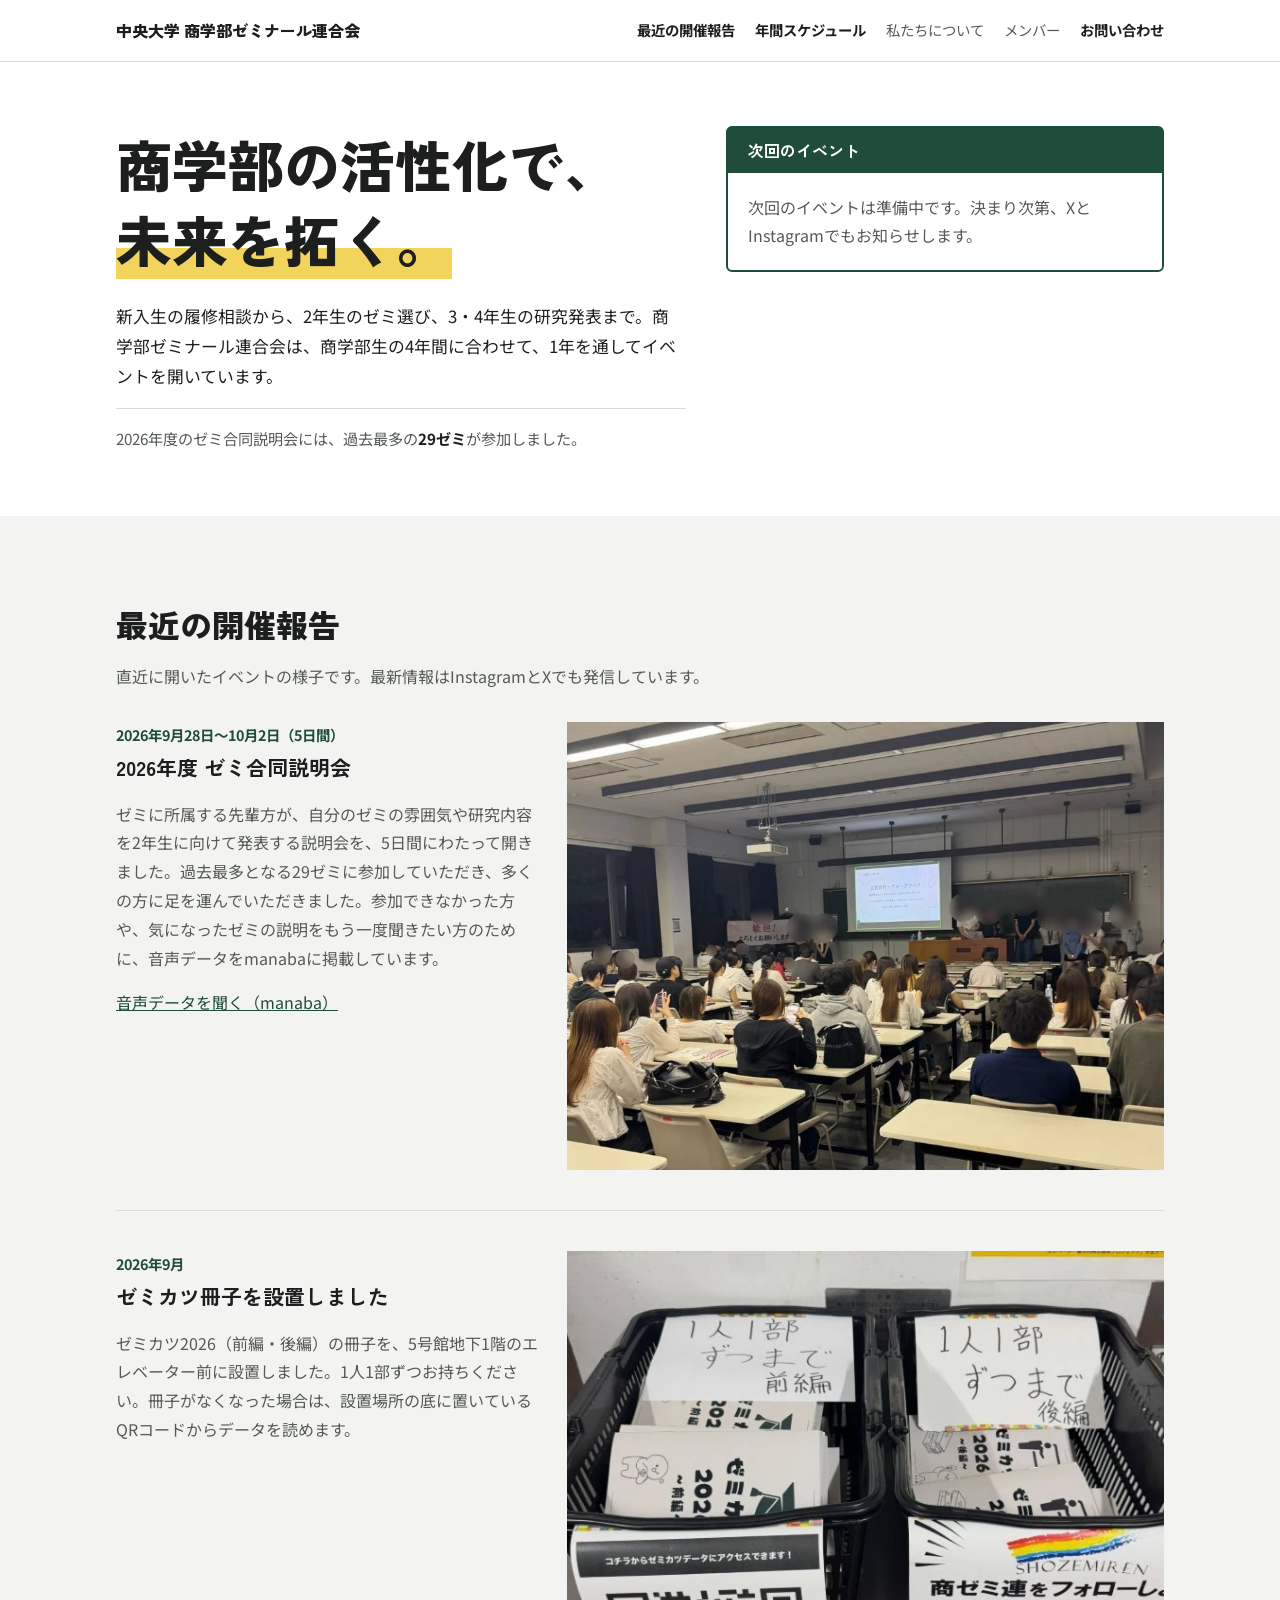
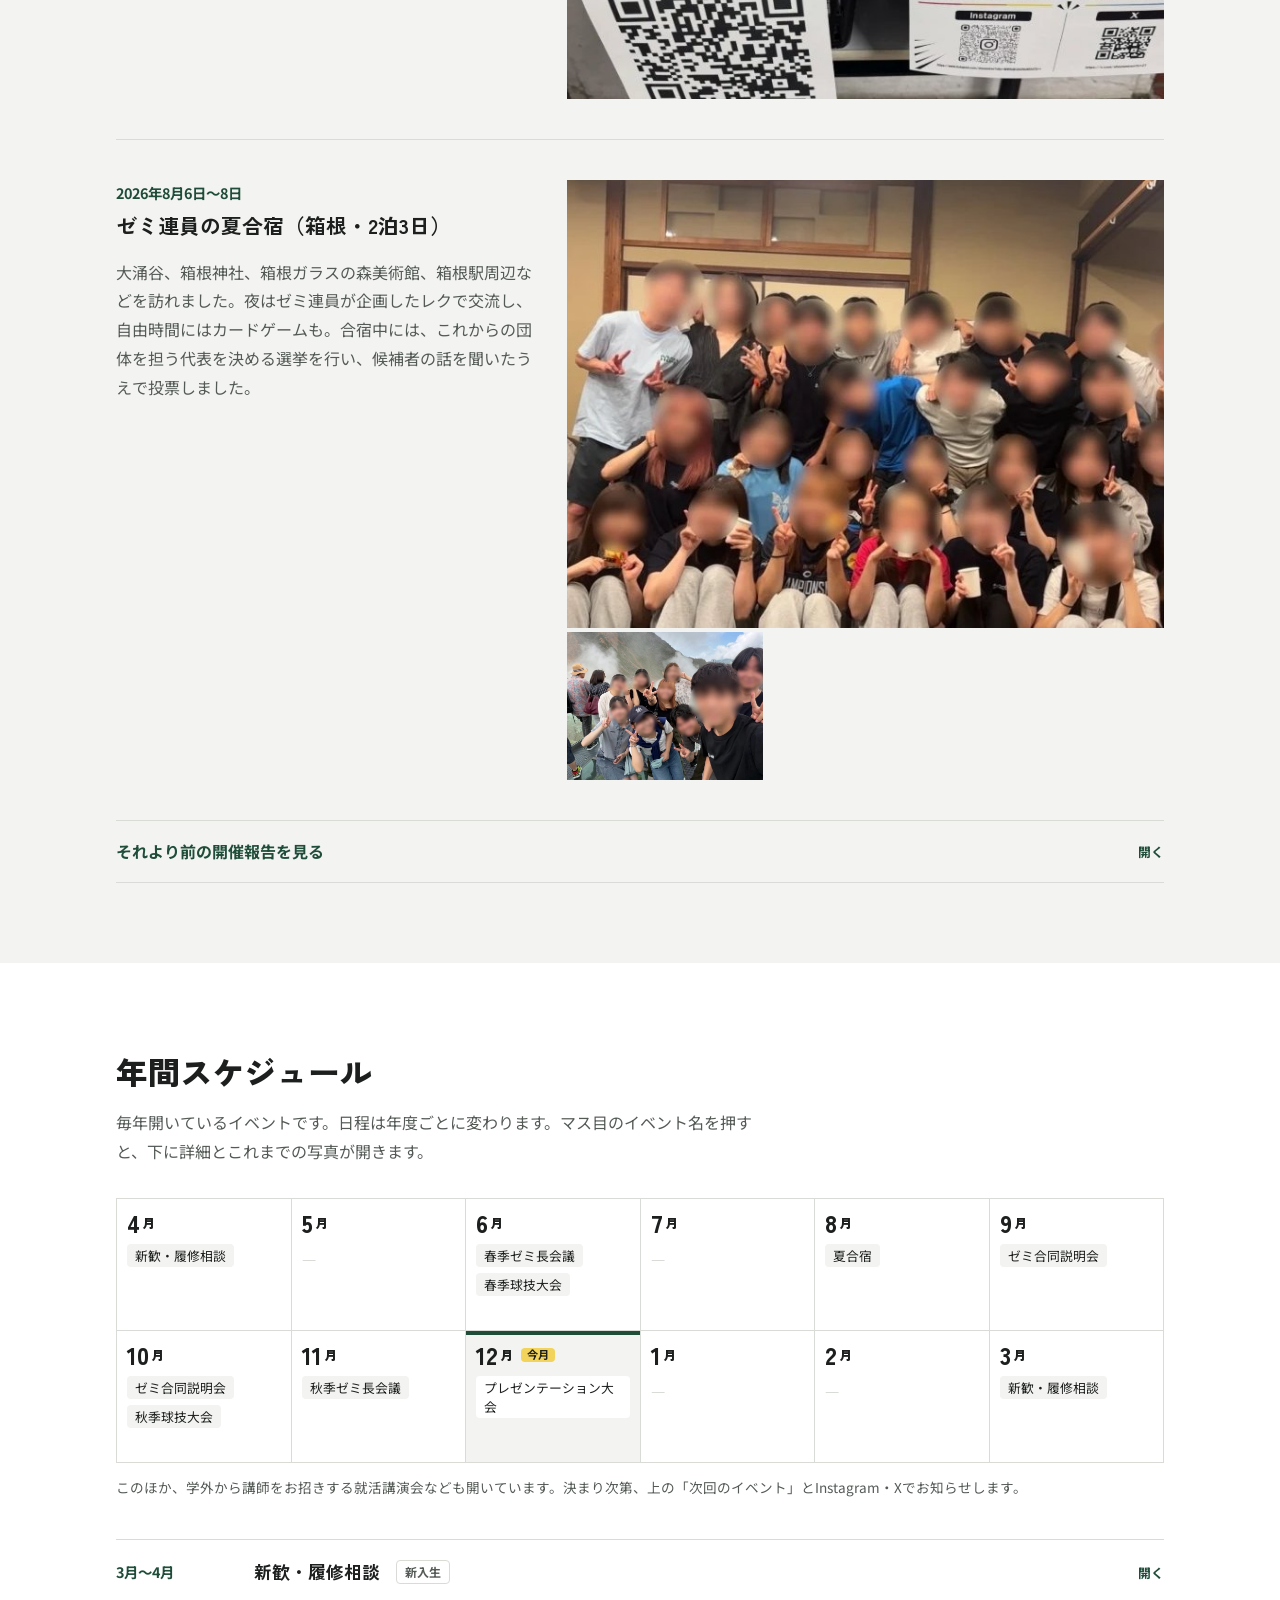
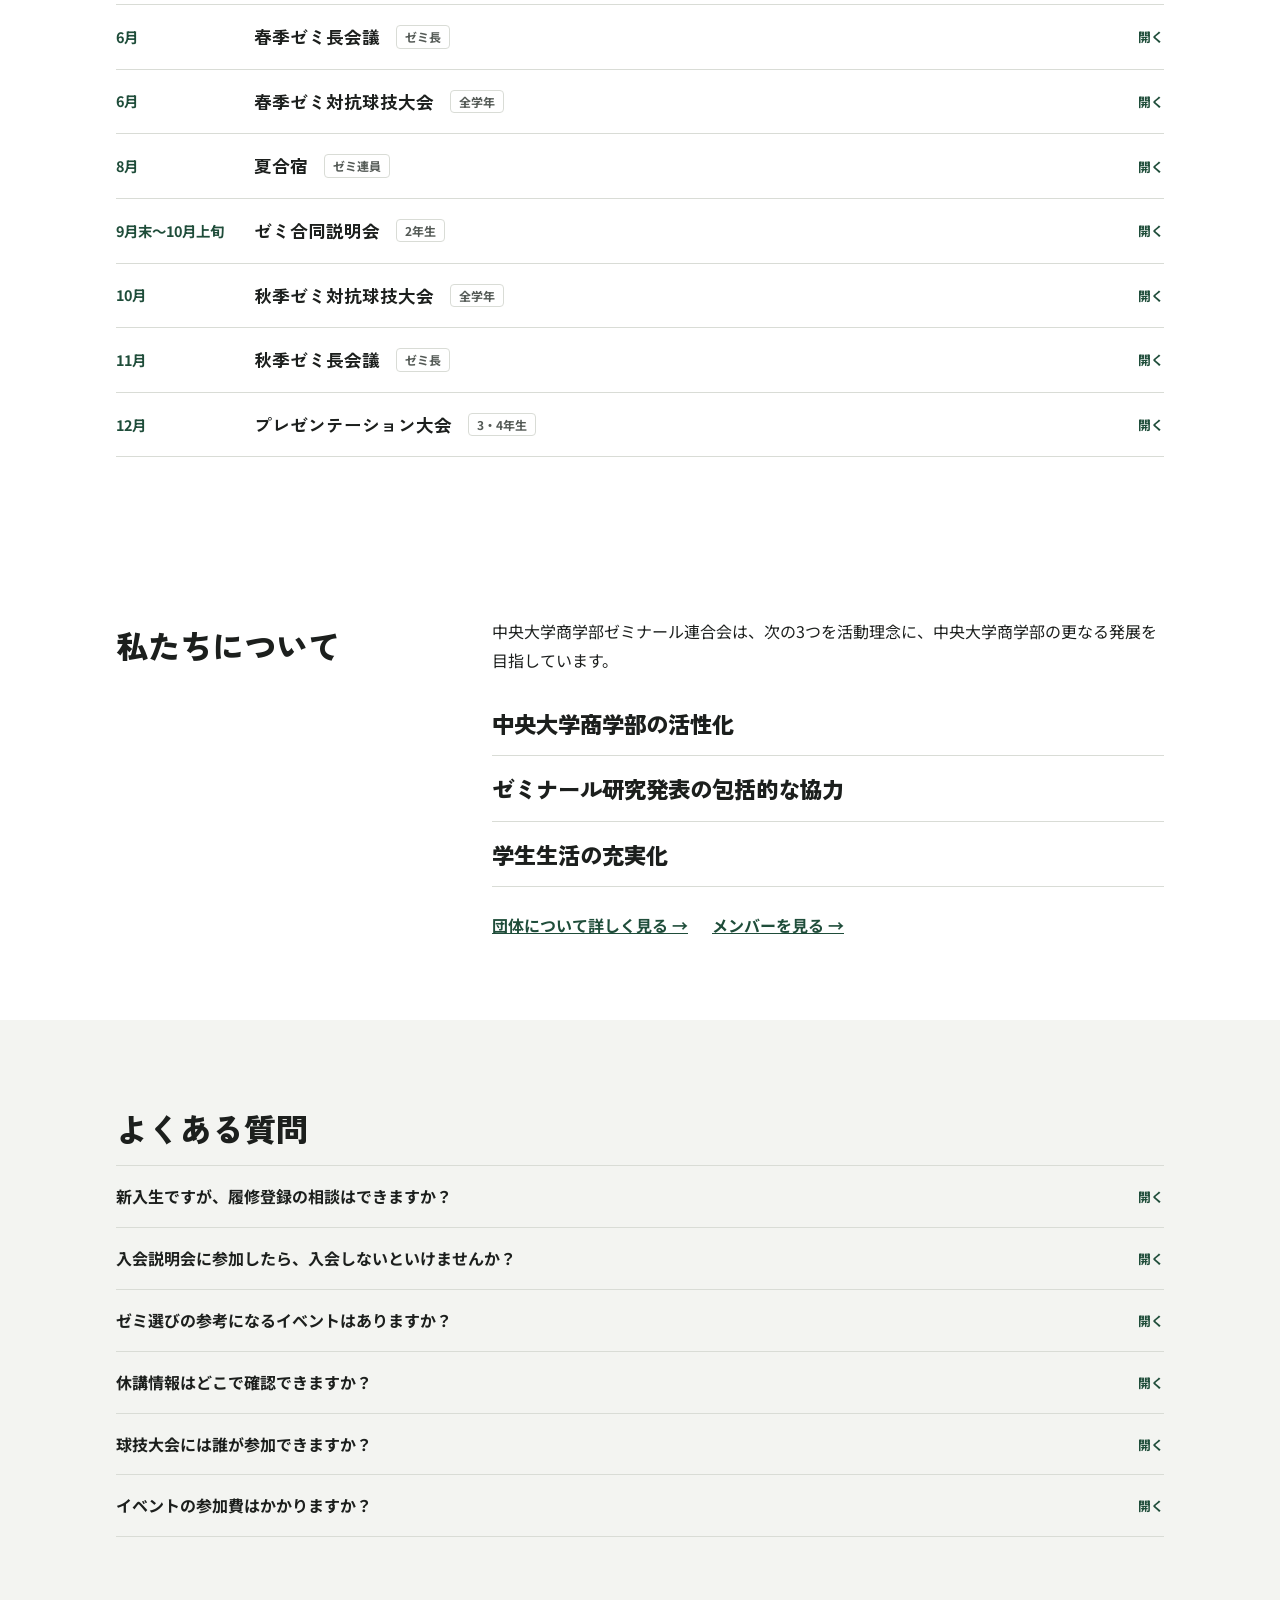
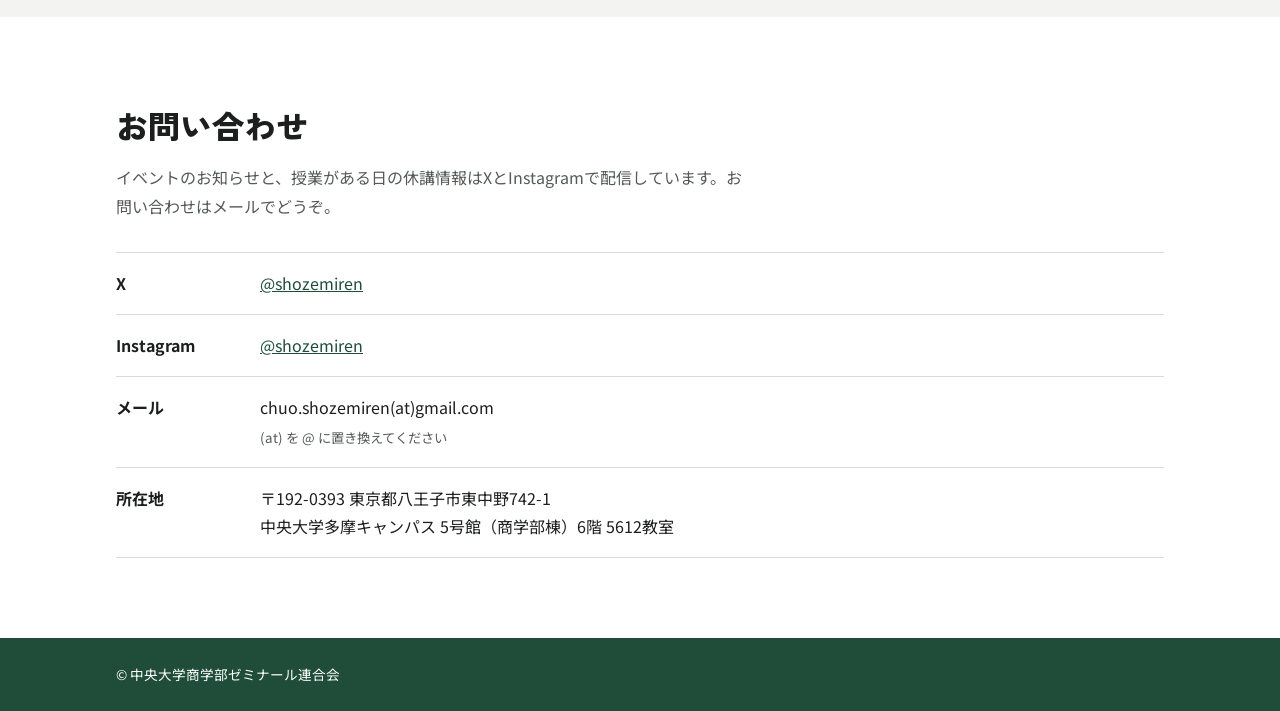
<file: index.html>
<!doctype html>
<html lang="ja">
<head>
  <meta charset="utf-8">
  <meta name="viewport" content="width=device-width, initial-scale=1">
  <title>中央大学商学部ゼミナール連合会（商ゼミ連）公式サイト</title>
  <meta name="description" content="中央大学商学部ゼミナール連合会（商ゼミ連）の公式サイトです。新歓・履修相談、ゼミ合同説明会、就活講座、ゼミ対抗球技大会、プレゼンテーション大会など、商学部生向けのイベント情報をお届けします。">
  <meta property="og:title" content="中央大学商学部ゼミナール連合会（商ゼミ連）公式サイト">
  <meta property="og:description" content="商学部の活性化で未来を拓く。新歓・ゼミ合同説明会・就活講座・球技大会など、商学部生向けのイベント情報をお届けします。">
  <meta property="og:type" content="website">
  <meta property="og:url" content="https://koichiroshindo.github.io/Ko/">
  <link rel="canonical" href="https://koichiroshindo.github.io/Ko/">
  <link rel="preconnect" href="https://fonts.googleapis.com">
  <link rel="preconnect" href="https://fonts.gstatic.com" crossorigin>
  <link href="https://fonts.googleapis.com/css2?family=Noto+Sans+JP:wght@400;700&family=Zen+Kaku+Gothic+New:wght@700;900&display=swap" rel="stylesheet">
  <link rel="stylesheet" href="style.css?v=20261007b">
</head>
<body>
  <a class="skip" href="#main">本文へ移動</a>
  <header class="site-header">
    <div class="container header-inner">
      <a class="logo" href="index.html">中央大学 商学部ゼミナール連合会</a>
      <nav class="nav" aria-label="サイト内の移動">
        <a href="index.html#archive" aria-current="page">最近の開催報告</a>
        <a href="index.html#schedule" aria-current="page">年間スケジュール</a>
        <a href="about.html">私たちについて</a>
        <a href="members.html">メンバー</a>
        <a href="index.html#contact" aria-current="page">お問い合わせ</a>
      </nav>
    </div>
  </header>

  <main id="main">
    <section class="hero" id="top">
      <div class="container hero-inner">
        <div class="hero-text">
          <h1>商学部の活性化で、<br><span class="marker">未来を拓く。</span></h1>
          <p class="hero-lead">新入生の履修相談から、2年生のゼミ選び、3・4年生の研究発表まで。商学部ゼミナール連合会は、商学部生の4年間に合わせて、1年を通してイベントを開いています。</p>
          <p class="hero-facts">2026年度のゼミ合同説明会には、過去最多の<strong>29ゼミ</strong>が参加しました。</p>
        </div>
        <div class="hero-next" aria-labelledby="next-heading">
          <h2 id="next-heading" class="next-heading">次回のイベント</h2>
          <div id="upcoming-list"></div>
        </div>
      </div>
    </section>

    <section id="archive" class="section section-paper">
      <div class="container">
        <h2 class="section-title">最近の開催報告</h2>
        <p class="section-lead">直近に開いたイベントの様子です。最新情報はInstagramとXでも発信しています。</p>
        <div id="archive-list" class="archive-list"></div>
        <details class="older" id="archive-older-wrap" hidden>
          <summary>それより前の開催報告を見る</summary>
          <div id="archive-older" class="archive-list"></div>
        </details>
      </div>
    </section>

    <section id="schedule" class="section">
      <div class="container">
        <h2 class="section-title">年間スケジュール</h2>
        <p class="section-lead">毎年開いているイベントです。日程は年度ごとに変わります。マス目のイベント名を押すと、下に詳細とこれまでの写真が開きます。</p>

        <div class="year-grid">
            <div class="month-cell" data-month="4"><span class="month-num">4<small>月</small></span><a class="chip" href="#shinkan">新歓・履修相談</a></div>
            <div class="month-cell" data-month="5"><span class="month-num">5<small>月</small></span><span class="chip-empty">—</span></div>
            <div class="month-cell" data-month="6"><span class="month-num">6<small>月</small></span><a class="chip" href="#spring-meeting">春季ゼミ長会議</a><a class="chip" href="#ball-games">春季球技大会</a></div>
            <div class="month-cell" data-month="7"><span class="month-num">7<small>月</small></span><span class="chip-empty">—</span></div>
            <div class="month-cell" data-month="8"><span class="month-num">8<small>月</small></span><a class="chip" href="#camp">夏合宿</a></div>
            <div class="month-cell" data-month="9"><span class="month-num">9<small>月</small></span><a class="chip" href="#joint-briefing">ゼミ合同説明会</a></div>
            <div class="month-cell" data-month="10"><span class="month-num">10<small>月</small></span><a class="chip" href="#joint-briefing">ゼミ合同説明会</a><a class="chip" href="#ball-games-autumn">秋季球技大会</a></div>
            <div class="month-cell" data-month="11"><span class="month-num">11<small>月</small></span><a class="chip" href="#autumn-meeting">秋季ゼミ長会議</a></div>
            <div class="month-cell" data-month="12"><span class="month-num">12<small>月</small></span><a class="chip" href="#presentation">プレゼンテーション大会</a></div>
            <div class="month-cell" data-month="1"><span class="month-num">1<small>月</small></span><span class="chip-empty">—</span></div>
            <div class="month-cell" data-month="2"><span class="month-num">2<small>月</small></span><span class="chip-empty">—</span></div>
            <div class="month-cell" data-month="3"><span class="month-num">3<small>月</small></span><a class="chip" href="#shinkan">新歓・履修相談</a></div>
        </div>
        <p class="legend">このほか、学外から講師をお招きする就活講演会なども開いています。決まり次第、上の「次回のイベント」とInstagram・Xでお知らせします。</p>

        <div class="schedule-details">
          <details id="shinkan">
            <summary><span class="when">3月〜4月</span><span class="what">新歓・履修相談</span><span class="tag">新入生</span></summary>
            <div class="detail-body">
              <p>入学したばかりの商学部生のために、商学部の先輩が履修登録を1から教えます。1人でも、友達とグループでも参加できます。</p>
              <p class="highlight">2026年度：4月1日・3日・6日・8日の12時〜15時、5号館6階 5610・5611教室で開催（軽食つき）</p>
            </div>
          </details>
          <details id="spring-meeting">
            <summary><span class="when">6月</span><span class="what">春季ゼミ長会議</span><span class="tag">ゼミ長</span></summary>
            <div class="detail-body">
              <p>1〜3年生の演習科目のゼミ長を対象に行います。ゼミ長会議は原則半期に1回開催し、常任委員会または5つ以上のゼミナールから要請があった場合は臨時で開催します。</p>
              <p>主に当会の活動報告や議題・予算の承認をいただくために開催しており、各ゼミの学生から要望を聞く機会でもあります。</p>
              <p><strong>対象</strong>：演習Ⅰ・Ⅱ、国際教養演習、課題演習、ベーシック演習を履修しているゼミ長</p>
            </div>
          </details>
          <details id="ball-games">
            <summary><span class="when">6月</span><span class="what">春季ゼミ対抗球技大会</span><span class="tag">全学年</span></summary>
            <div class="detail-body">
              <p>商学部恒例の、ゼミ対抗の球技大会です（秋にも開催しています）。ゼミのメンバー3名以上でチームを組んでエントリーします（性別は問いません）。</p>
              <p><strong>対象</strong>：ベーシック演習を履修している1年生／課題演習を履修している2年生／国際演習・演習Ⅰ〜Ⅳ・国際教養演習を履修している3・4年生</p>
              <p class="highlight">2026年度：6月20日（土）第2体育館 一般フィールドA/B、種目はバスケットボール。賞金は1位3万円・2位2万円・3位1万円、チームワーク賞5,000円</p>
            </div>
          </details>
          <details id="camp">
            <summary><span class="when">8月</span><span class="what">夏合宿</span><span class="tag">ゼミ連員</span></summary>
            <div class="detail-body">
              <p>ゼミ連員による2泊3日の合宿です。観光や夜のレク企画で交流を深めるほか、合宿中に次の代表を決める選挙を行います。日程と行き先は毎年変わります。</p>
              <p class="highlight">2026年度：8月6日〜8日、箱根（大涌谷・箱根神社・箱根ガラスの森美術館など）</p>
            </div>
          </details>
          <details id="joint-briefing">
            <summary><span class="when">9月末〜10月上旬</span><span class="what">ゼミ合同説明会</span><span class="tag">2年生</span></summary>
            <div class="detail-body">
              <p>3年生から始まるゼミを選ぶために、ゼミに所属する先輩方が、自分のゼミの雰囲気や研究内容を発表する説明会です。主な対象は2年生ですが、ゼミに興味のある1年生も参加できます。</p>
              <p>事前のエントリーは不要で、途中の入退場も自由です。気になるゼミの発表だけを聞きに来ても大丈夫です。各ゼミの情報は<a href="https://sites.google.com/view/chuocommerce/seminar/seminar_for_senior" target="_blank" rel="noopener">商学部のゼミ紹介ページ</a>でも見られます。</p>
              <p class="highlight">2026年度：9月28日〜30日・10月2日は5202教室、10月1日は5201教室で、各日17:00〜19:15に開催。過去最多の29ゼミが参加</p>
            </div>
          </details>
          <details id="ball-games-autumn">
            <summary><span class="when">10月</span><span class="what">秋季ゼミ対抗球技大会</span><span class="tag">全学年</span></summary>
            <div class="detail-body">
              <p>春に続く、秋のゼミ対抗球技大会です。チームスポーツを通じて、普段のゼミ活動とは違う場でゼミ生同士の交流を深めます。</p>
              <p><strong>対象</strong>：ベーシック演習を履修している1年生／課題演習を履修している2年生／国際演習・演習Ⅰ〜Ⅳ・国際教養演習を履修している3・4年生</p>
              <p>ゼミのメンバー3名以上でチームを組んでエントリーします（性別は問いません）。優勝賞金と参加賞があります。</p>
              <p class="highlight">2025年度：10月18日（土）第2体育館2階アリーナ、種目はバレーボール。エントリー期間は9月9日〜27日</p>
            </div>
          </details>
          <details id="autumn-meeting">
            <summary><span class="when">11月</span><span class="what">秋季ゼミ長会議</span><span class="tag">ゼミ長</span></summary>
            <div class="detail-body">
              <p>1〜3年生の演習科目のゼミ長を対象に行います。ゼミ長会議は原則半期に1回開催し、常任委員会または5つ以上のゼミナールから要請があった場合は臨時で開催します。</p>
              <p>主に当会の活動報告や議題・予算の承認をいただくために開催しており、各ゼミの学生から要望を聞く機会でもあります。</p>
              <p><strong>対象</strong>：演習Ⅰ・Ⅱ、国際教養演習、課題演習、ベーシック演習を履修しているゼミ長</p>
            </div>
          </details>
          <details id="presentation">
            <summary><span class="when">12月</span><span class="what">プレゼンテーション大会</span><span class="tag">3・4年生</span></summary>
            <div class="detail-body">
              <p>3・4年生のゼミ生が日頃の研究成果を発表し、審査員の先生方から直接アドバイスをもらえる大会です。1位になったゼミには研究奨励金を用意しています。中央大学の附属校の生徒も見学に来ます。</p>
              <p><strong>対象</strong>：演習Ⅰ〜Ⅳ、または国際教養演習を履修している3・4年生</p>
              <p class="highlight">2025年度：12月13日（土）に対面で開催。エントリー期間は9月29日〜11月7日</p>
            </div>
          </details>
        </div>
      </div>
    </section>

    <section id="about" class="section">
      <div class="container about">
        <h2 class="section-title">私たちについて</h2>
        <div>
          <p class="about-lead">中央大学商学部ゼミナール連合会は、次の3つを活動理念に、中央大学商学部の更なる発展を目指しています。</p>
          <ul class="principles">
            <li>中央大学商学部の活性化</li>
            <li>ゼミナール研究発表の包括的な協力</li>
            <li>学生生活の充実化</li>
          </ul>
          <p class="page-links"><a href="about.html">団体について詳しく見る</a><a href="members.html">メンバーを見る</a></p>
        </div>
      </div>
    </section>

    <section id="faq" class="section section-paper">
      <div class="container">
        <h2 class="section-title">よくある質問</h2>
        <div class="faq">
          <details>
            <summary>新入生ですが、履修登録の相談はできますか？</summary>
            <p>はい。3月〜4月の新歓期間に、商学部の先輩が1対1で履修相談に乗ります。履修のことに限らず、大学生活についての相談も歓迎です。</p>
          </details>
          <details>
            <summary>入会説明会に参加したら、入会しないといけませんか？</summary>
            <p>いいえ。説明会に参加しただけで入会になることはありません。少しでも気になった方は、気軽にご参加ください。</p>
          </details>
          <details>
            <summary>ゼミ選びの参考になるイベントはありますか？</summary>
            <p>9月末〜10月上旬に、2年生を対象とした「ゼミ合同説明会」を開いています。ゼミ生や先生から研究内容や雰囲気を聞けて、発表後には直接質問もできます。</p>
          </details>
          <details>
            <summary>休講情報はどこで確認できますか？</summary>
            <p>授業がある日に、当会のXとInstagramで休講情報を配信しています。</p>
          </details>
          <details>
            <summary>球技大会には誰が参加できますか？</summary>
            <p>ベーシック演習を履修している1年生、課題演習を履修している2年生、国際演習・演習Ⅰ〜Ⅳ・国際教養演習を履修している3・4年生が、ゼミのメンバー3名以上のチームでエントリーできます。</p>
          </details>
          <details>
            <summary>イベントの参加費はかかりますか？</summary>
            <p>【参加費の有無を入れてください】</p>
          </details>
        </div>
      </div>
    </section>

    <section id="contact" class="section">
      <div class="container">
        <h2 class="section-title">お問い合わせ</h2>
        <p class="section-lead">イベントのお知らせと、授業がある日の休講情報はXとInstagramで配信しています。お問い合わせはメールでどうぞ。</p>
        <dl class="contact">
          <div><dt>X</dt><dd><a href="https://twitter.com/shozemiren" target="_blank" rel="noopener">@shozemiren</a></dd></div>
          <div><dt>Instagram</dt><dd><a href="https://www.instagram.com/shozemiren" target="_blank" rel="noopener">@shozemiren</a></dd></div>
          <div><dt>メール</dt><dd>chuo.shozemiren(at)gmail.com<br><small>(at) を @ に置き換えてください</small></dd></div>
          <div><dt>所在地</dt><dd>〒192-0393 東京都八王子市東中野742-1<br>中央大学多摩キャンパス 5号館（商学部棟）6階 5612教室</dd></div>
        </dl>
      </div>
    </section>
  </main>

  <footer class="site-footer">
    <div class="container">
      <p>&copy; 中央大学商学部ゼミナール連合会</p>
    </div>
  </footer>

  <dialog id="lightbox" class="lightbox" aria-label="写真の拡大表示">
    <button class="lightbox-close" type="button">閉じる</button>
    <img alt="">
  </dialog>

  <script src="data/events.js?v=20261007b"></script>
  <script src="main.js?v=20261007b"></script>
</body>
</html>
</file>
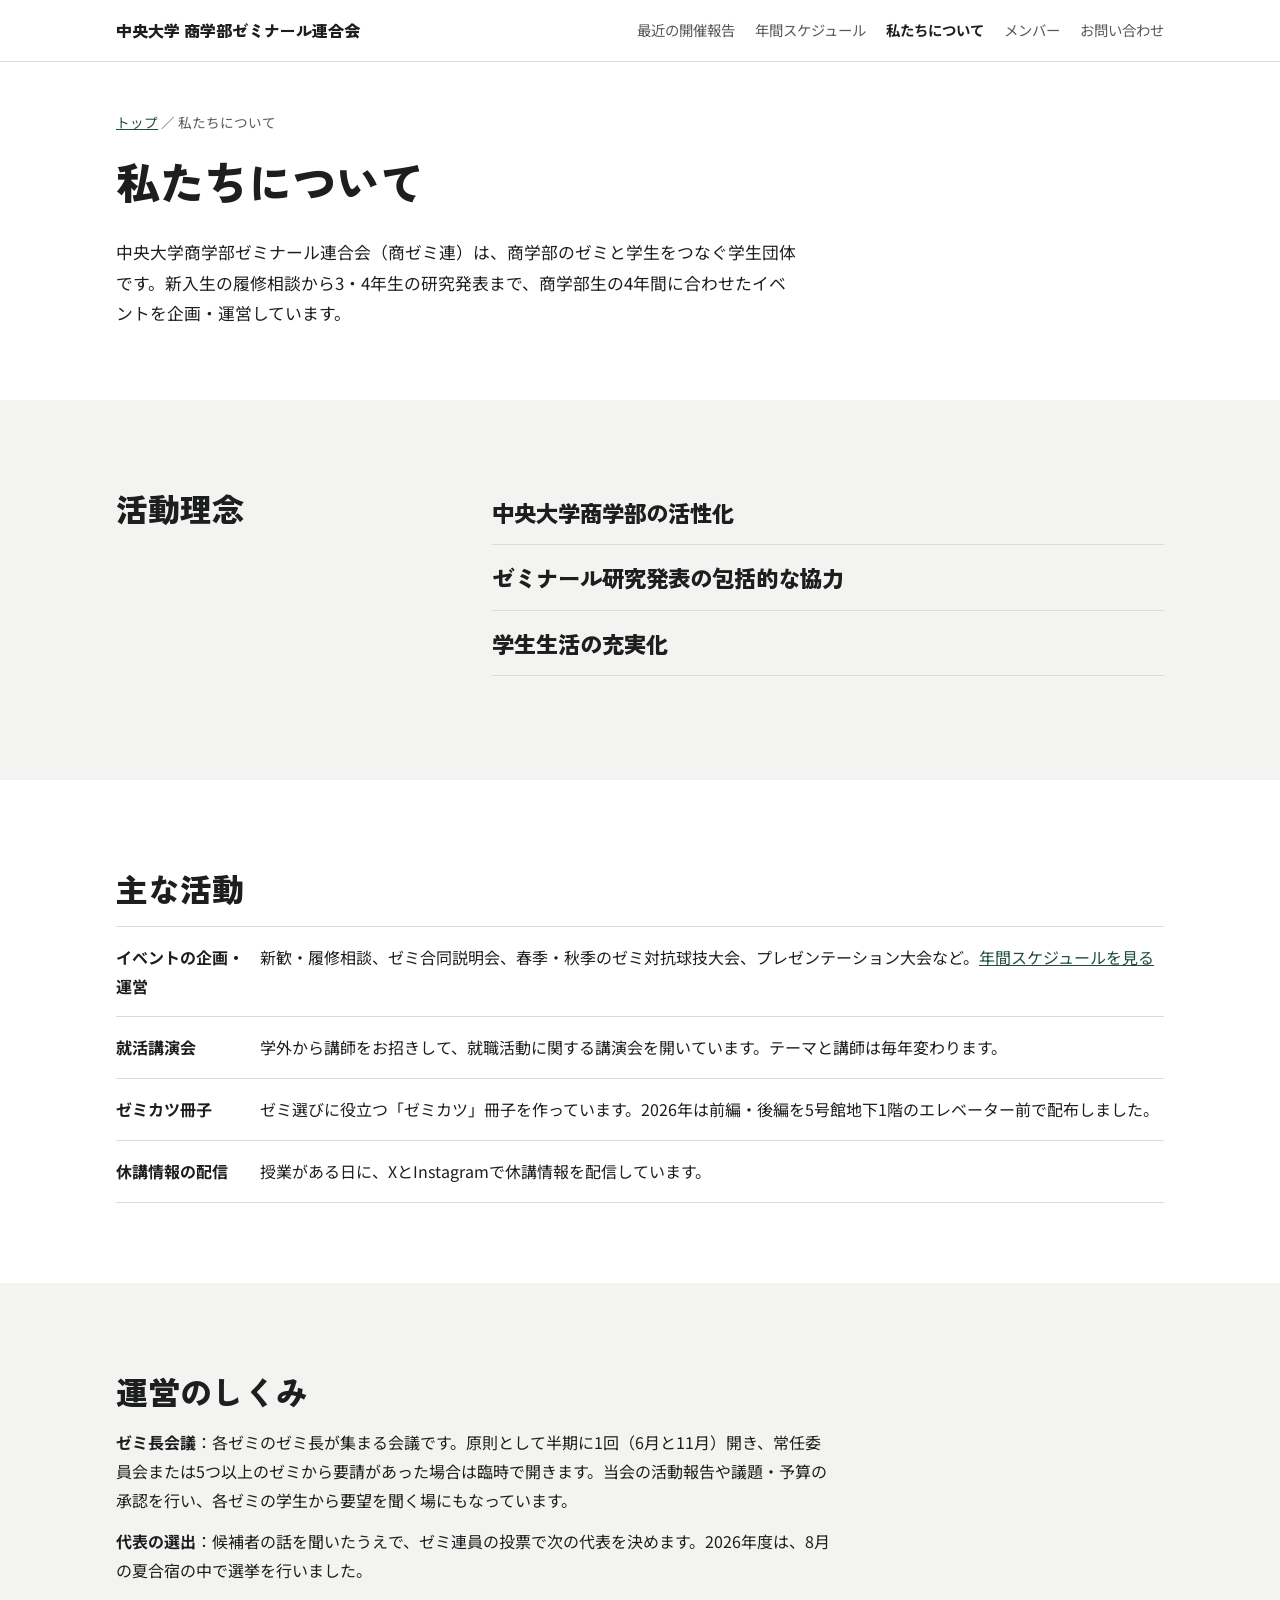
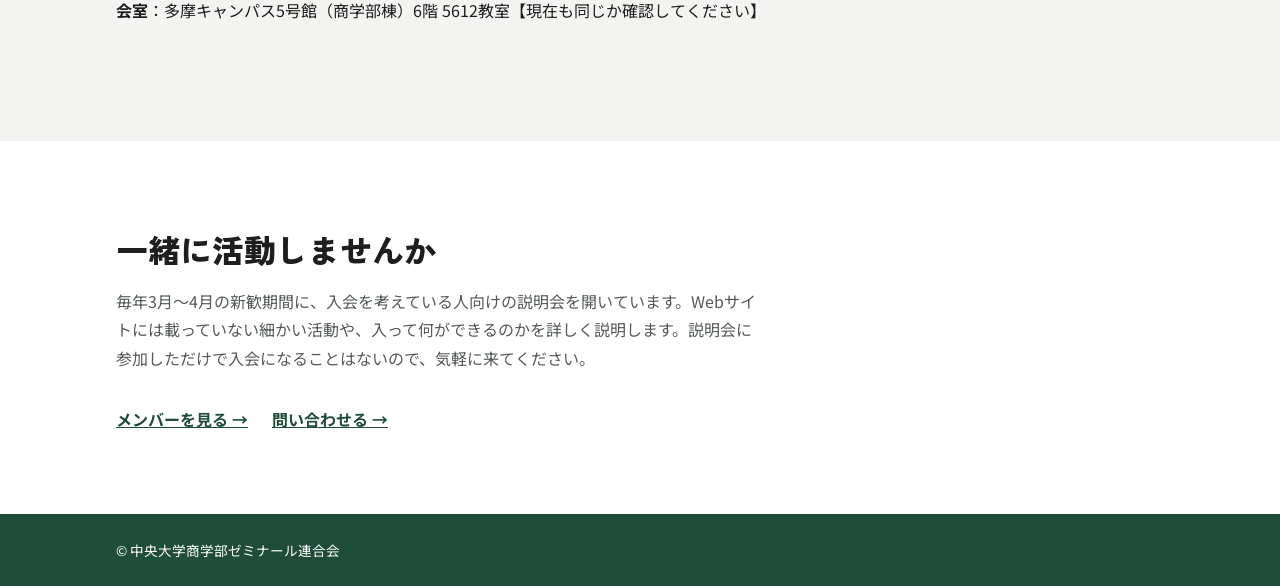
<file: about.html>
<!doctype html>
<html lang="ja">
<head>
  <meta charset="utf-8">
  <meta name="viewport" content="width=device-width, initial-scale=1">
  <title>私たちについて｜中央大学商学部ゼミナール連合会</title>
  <meta name="description" content="中央大学商学部ゼミナール連合会（商ゼミ連）の活動理念、主な活動、ゼミ長会議などの運営のしくみを紹介します。">
  <meta property="og:title" content="私たちについて｜中央大学商学部ゼミナール連合会">
  <meta property="og:description" content="中央大学商学部ゼミナール連合会（商ゼミ連）の活動理念、主な活動、ゼミ長会議などの運営のしくみを紹介します。">
  <meta property="og:type" content="website">
  <meta property="og:url" content="https://koichiroshindo.github.io/Ko/about.html">
  <link rel="canonical" href="https://koichiroshindo.github.io/Ko/about.html">
  <link rel="preconnect" href="https://fonts.googleapis.com">
  <link rel="preconnect" href="https://fonts.gstatic.com" crossorigin>
  <link href="https://fonts.googleapis.com/css2?family=Noto+Sans+JP:wght@400;700&family=Zen+Kaku+Gothic+New:wght@700;900&display=swap" rel="stylesheet">
  <link rel="stylesheet" href="style.css?v=20261007b">
</head>
<body>
  <a class="skip" href="#main">本文へ移動</a>
  <header class="site-header">
    <div class="container header-inner">
      <a class="logo" href="index.html">中央大学 商学部ゼミナール連合会</a>
      <nav class="nav" aria-label="サイト内の移動">
        <a href="index.html#archive">最近の開催報告</a>
        <a href="index.html#schedule">年間スケジュール</a>
        <a href="about.html" aria-current="page">私たちについて</a>
        <a href="members.html">メンバー</a>
        <a href="index.html#contact">お問い合わせ</a>
      </nav>
    </div>
  </header>

  <main id="main">
    <section class="page-hero">
      <div class="container">
        <p class="breadcrumb"><a href="index.html">トップ</a> ／ 私たちについて</p>
        <h1>私たちについて</h1>
        <p class="hero-lead">中央大学商学部ゼミナール連合会（商ゼミ連）は、商学部のゼミと学生をつなぐ学生団体です。新入生の履修相談から3・4年生の研究発表まで、商学部生の4年間に合わせたイベントを企画・運営しています。</p>
      </div>
    </section>

    <section class="section section-paper">
      <div class="container about">
        <h2 class="section-title">活動理念</h2>
        <ul class="principles">
          <li>中央大学商学部の活性化</li>
          <li>ゼミナール研究発表の包括的な協力</li>
          <li>学生生活の充実化</li>
        </ul>
      </div>
    </section>

    <section class="section">
      <div class="container">
        <h2 class="section-title">主な活動</h2>
        <dl class="contact">
          <div><dt>イベントの企画・運営</dt><dd>新歓・履修相談、ゼミ合同説明会、春季・秋季のゼミ対抗球技大会、プレゼンテーション大会など。<a href="index.html#schedule">年間スケジュールを見る</a></dd></div>
          <div><dt>就活講演会</dt><dd>学外から講師をお招きして、就職活動に関する講演会を開いています。テーマと講師は毎年変わります。</dd></div>
          <div><dt>ゼミカツ冊子</dt><dd>ゼミ選びに役立つ「ゼミカツ」冊子を作っています。2026年は前編・後編を5号館地下1階のエレベーター前で配布しました。</dd></div>
          <div><dt>休講情報の配信</dt><dd>授業がある日に、XとInstagramで休講情報を配信しています。</dd></div>
        </dl>
      </div>
    </section>

    <section class="section section-paper">
      <div class="container">
        <h2 class="section-title">運営のしくみ</h2>
        <div class="detail-body">
          <p><strong>ゼミ長会議</strong>：各ゼミのゼミ長が集まる会議です。原則として半期に1回（6月と11月）開き、常任委員会または5つ以上のゼミから要請があった場合は臨時で開きます。当会の活動報告や議題・予算の承認を行い、各ゼミの学生から要望を聞く場にもなっています。</p>
          <p><strong>代表の選出</strong>：候補者の話を聞いたうえで、ゼミ連員の投票で次の代表を決めます。2026年度は、8月の夏合宿の中で選挙を行いました。</p>
          <p><strong>会室</strong>：多摩キャンパス5号館（商学部棟）6階 5612教室【現在も同じか確認してください】</p>
        </div>
      </div>
    </section>

    <section class="section">
      <div class="container">
        <h2 class="section-title">一緒に活動しませんか</h2>
        <p class="section-lead">毎年3月〜4月の新歓期間に、入会を考えている人向けの説明会を開いています。Webサイトには載っていない細かい活動や、入って何ができるのかを詳しく説明します。説明会に参加しただけで入会になることはないので、気軽に来てください。</p>
        <p class="page-links"><a href="members.html">メンバーを見る</a><a href="index.html#contact">問い合わせる</a></p>
      </div>
    </section>
  </main>

  <footer class="site-footer">
    <div class="container">
      <p>&copy; 中央大学商学部ゼミナール連合会</p>
    </div>
  </footer>

  <dialog id="lightbox" class="lightbox" aria-label="写真の拡大表示">
    <button class="lightbox-close" type="button">閉じる</button>
    <img alt="">
  </dialog>

  <script src="main.js?v=20261007b"></script>
</body>
</html>
</file>
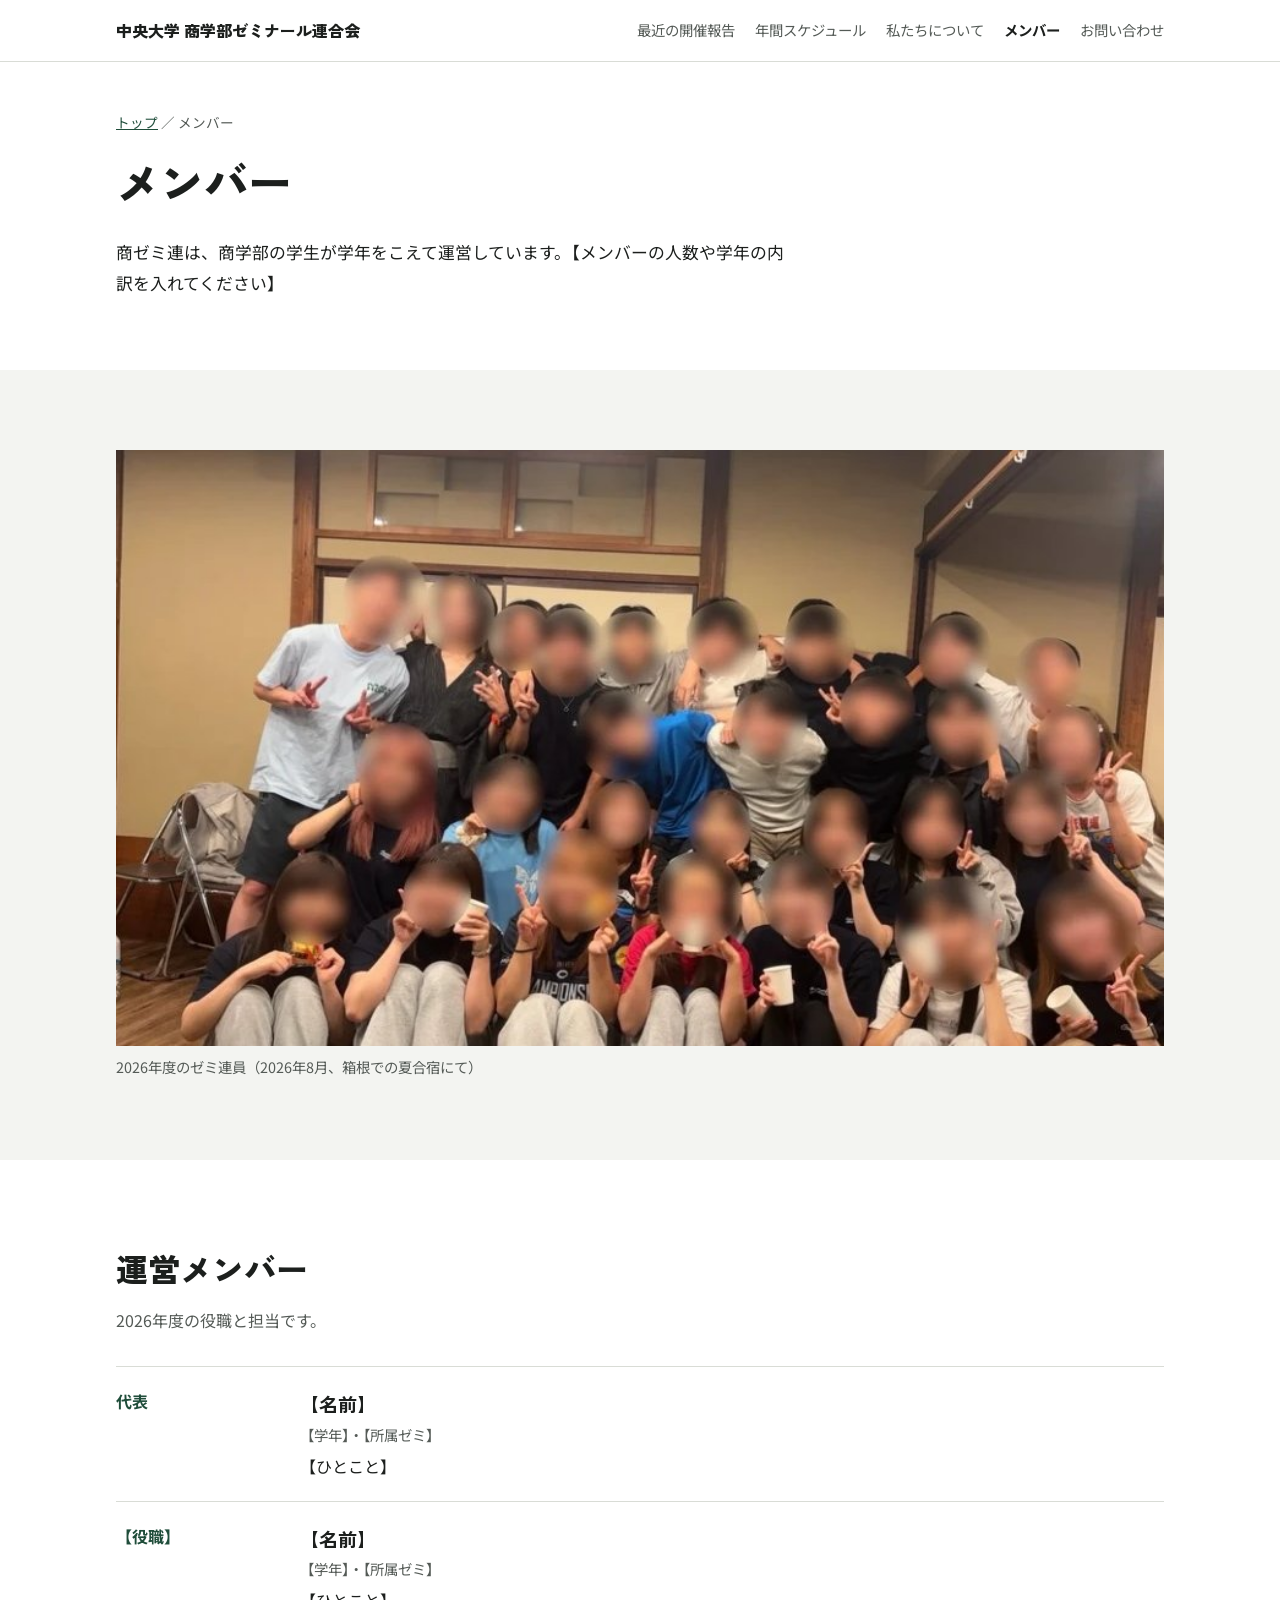
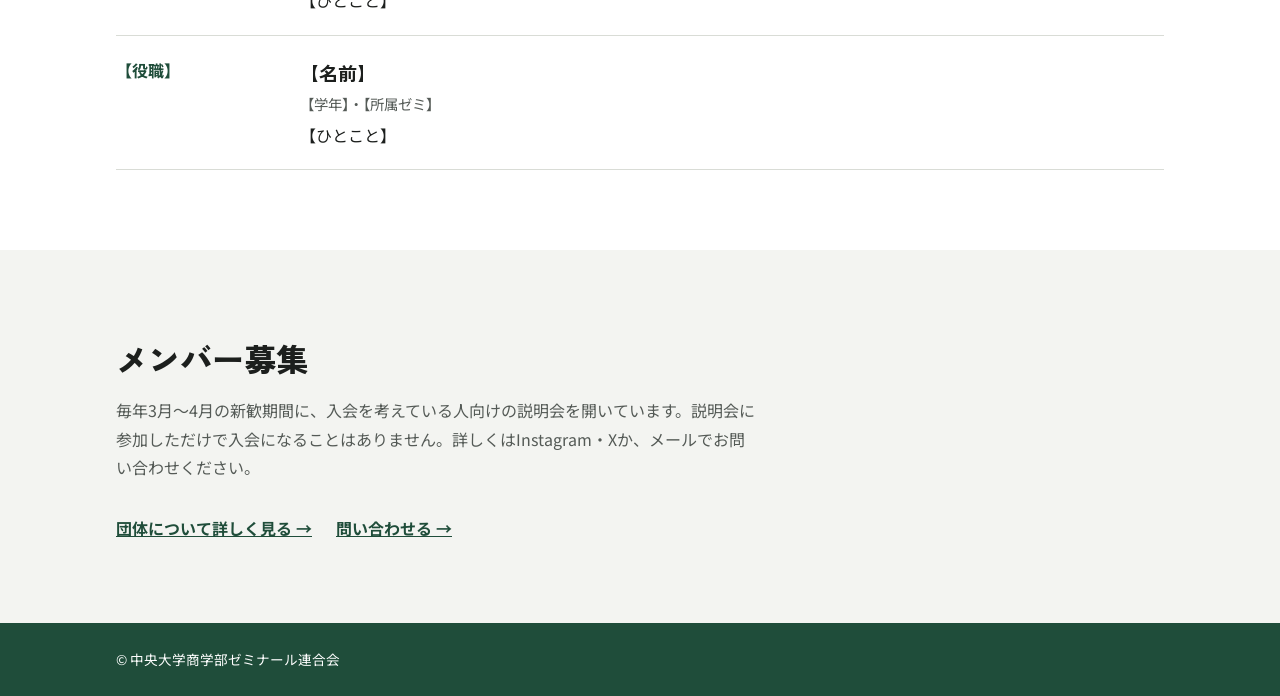
<file: members.html>
<!doctype html>
<html lang="ja">
<head>
  <meta charset="utf-8">
  <meta name="viewport" content="width=device-width, initial-scale=1">
  <title>メンバー｜中央大学商学部ゼミナール連合会</title>
  <meta name="description" content="中央大学商学部ゼミナール連合会（商ゼミ連）の運営メンバーと役職を紹介します。">
  <meta property="og:title" content="メンバー｜中央大学商学部ゼミナール連合会">
  <meta property="og:description" content="中央大学商学部ゼミナール連合会（商ゼミ連）の運営メンバーと役職を紹介します。">
  <meta property="og:type" content="website">
  <meta property="og:url" content="https://koichiroshindo.github.io/Ko/members.html">
  <link rel="canonical" href="https://koichiroshindo.github.io/Ko/members.html">
  <link rel="preconnect" href="https://fonts.googleapis.com">
  <link rel="preconnect" href="https://fonts.gstatic.com" crossorigin>
  <link href="https://fonts.googleapis.com/css2?family=Noto+Sans+JP:wght@400;700&family=Zen+Kaku+Gothic+New:wght@700;900&display=swap" rel="stylesheet">
  <link rel="stylesheet" href="style.css?v=20261007b">
</head>
<body>
  <a class="skip" href="#main">本文へ移動</a>
  <header class="site-header">
    <div class="container header-inner">
      <a class="logo" href="index.html">中央大学 商学部ゼミナール連合会</a>
      <nav class="nav" aria-label="サイト内の移動">
        <a href="index.html#archive">最近の開催報告</a>
        <a href="index.html#schedule">年間スケジュール</a>
        <a href="about.html">私たちについて</a>
        <a href="members.html" aria-current="page">メンバー</a>
        <a href="index.html#contact">お問い合わせ</a>
      </nav>
    </div>
  </header>

  <main id="main">
    <section class="page-hero">
      <div class="container">
        <p class="breadcrumb"><a href="index.html">トップ</a> ／ メンバー</p>
        <h1>メンバー</h1>
        <p class="hero-lead">商ゼミ連は、商学部の学生が学年をこえて運営しています。【メンバーの人数や学年の内訳を入れてください】</p>
      </div>
    </section>

    <section class="section section-paper">
      <div class="container">
        <figure class="group-photo">
          <button type="button" class="photo" data-zoom="images/events/2026-08-06-1.jpg"><img src="images/events/2026-08-06-1.jpg" alt="2026年度のゼミ連員の集合写真（夏合宿にて）"></button>
          <figcaption>2026年度のゼミ連員（2026年8月、箱根での夏合宿にて）</figcaption>
        </figure>
      </div>
    </section>

    <section class="section">
      <div class="container">
        <h2 class="section-title">運営メンバー</h2>
        <p class="section-lead">2026年度の役職と担当です。</p>
        <div id="member-list" class="member-list"></div>
      </div>
    </section>

    <section class="section section-paper">
      <div class="container">
        <h2 class="section-title">メンバー募集</h2>
        <p class="section-lead">毎年3月〜4月の新歓期間に、入会を考えている人向けの説明会を開いています。説明会に参加しただけで入会になることはありません。詳しくはInstagram・Xか、メールでお問い合わせください。</p>
        <p class="page-links"><a href="about.html">団体について詳しく見る</a><a href="index.html#contact">問い合わせる</a></p>
      </div>
    </section>
  </main>

  <footer class="site-footer">
    <div class="container">
      <p>&copy; 中央大学商学部ゼミナール連合会</p>
    </div>
  </footer>

  <dialog id="lightbox" class="lightbox" aria-label="写真の拡大表示">
    <button class="lightbox-close" type="button">閉じる</button>
    <img alt="">
  </dialog>

  <script src="data/members.js?v=20261007b"></script>
  <script src="main.js?v=20261007b"></script>
</body>
</html>
</file>
<file: style.css>
/* 色・書体・形のルールは DESIGN.md を参照 */
:root {
  --c-bg: #ffffff;
  --c-paper: #f3f4f1;
  --c-ink: #1c1f1d;
  --c-sub: #545a56;
  --c-board: #1f4d3a;
  --c-chalk: #f2d35b;
  --c-line: #d9dcd6;

  --f-display: "Zen Kaku Gothic New", "Hiragino Kaku Gothic ProN", "Yu Gothic", sans-serif;
  --f-body: "Noto Sans JP", "Hiragino Kaku Gothic ProN", "Yu Gothic", sans-serif;

  --r-tag: 4px;
  --r-box: 6px;
}

* { box-sizing: border-box; }

body {
  margin: 0;
  font-family: var(--f-body);
  font-size: 16px;
  line-height: 1.8;
  color: var(--c-ink);
  background: var(--c-bg);
}

img { max-width: 100%; display: block; }
a { color: var(--c-board); }

:focus-visible {
  outline: 3px solid var(--c-board);
  outline-offset: 2px;
}

.container {
  max-width: 1080px;
  margin: 0 auto;
  padding: 0 16px;
}

.skip {
  position: absolute;
  left: -9999px;
}
.skip:focus {
  left: 16px;
  top: 8px;
  z-index: 20;
  padding: 8px 16px;
  background: var(--c-bg);
}

h1, h2, h3 { font-family: var(--f-display); }

/* ヘッダー */
.site-header {
  border-bottom: 1px solid var(--c-line);
  background: var(--c-bg);
}
.header-inner {
  display: flex;
  flex-wrap: wrap;
  align-items: center;
  justify-content: space-between;
  gap: 8px 24px;
  padding-top: 16px;
  padding-bottom: 16px;
}
.logo {
  font-family: var(--f-display);
  font-weight: 900;
  color: var(--c-ink);
  text-decoration: none;
}
.nav {
  display: flex;
  flex-wrap: wrap;
  gap: 4px 20px;
}
.nav a {
  color: var(--c-sub);
  font-size: 0.9rem;
  text-decoration: none;
}
.nav a:hover { color: var(--c-ink); text-decoration: underline; }

/* ボタン */
.button {
  display: inline-block;
  margin-top: 16px;
  padding: 12px 24px;
  border-radius: var(--r-tag);
  background: var(--c-board);
  color: #fff;
  font-weight: 700;
  text-decoration: none;
}
.button:hover { background: var(--c-ink); }

/* トップ */
.hero { padding: 64px 0 64px; }
.hero-inner {
  display: grid;
  grid-template-columns: 1.3fr 1fr;
  gap: 40px;
  align-items: start;
}
.hero h1 {
  margin: 0 0 24px;
  font-size: clamp(2.25rem, 6vw, 3.5rem);
  font-weight: 900;
  line-height: 1.35;
}
.marker {
  background: linear-gradient(transparent 62%, var(--c-chalk) 62%);
}
.hero-lead { margin: 0 0 16px; font-size: 1.05rem; }
.hero-facts {
  margin: 0;
  padding-top: 16px;
  border-top: 1px solid var(--c-line);
  color: var(--c-sub);
  font-size: 0.95rem;
}
.hero-facts strong { color: var(--c-ink); }

/* 次回のイベント（掲示のような告知） */
.hero-next {
  border: 2px solid var(--c-board);
  border-radius: var(--r-box);
}
.next-heading {
  margin: 0;
  padding: 8px 20px;
  background: var(--c-board);
  color: #fff;
  font-size: 1rem;
}
#upcoming-list { padding: 20px; }
.notice + .notice {
  margin-top: 20px;
  padding-top: 20px;
  border-top: 1px dashed var(--c-line);
}
.notice-date { margin: 0 0 8px; }
.notice-md {
  display: block;
  font-family: var(--f-display);
  font-size: 2.75rem;
  font-weight: 900;
  line-height: 1.1;
  color: var(--c-board);
}
.notice-md small { font-size: 1.1rem; margin: 0 2px; }
.notice-wd { font-weight: 700; }
.notice h3 { margin: 4px 0 8px; font-size: 1.25rem; line-height: 1.5; }
.notice-summary { margin: 8px 0; font-size: 0.95rem; }
.notice-place { margin: 0; font-size: 0.95rem; font-weight: 700; }
.speaker { margin: 0; font-size: 0.95rem; }
.speaker span { display: block; color: var(--c-sub); font-size: 0.85rem; }
.empty { margin: 0; color: var(--c-sub); }
.badge {
  display: inline-block;
  margin-left: 8px;
  padding: 0 8px;
  border: 1px solid var(--c-sub);
  border-radius: var(--r-tag);
  color: var(--c-sub);
  font-size: 0.75rem;
  font-weight: 700;
  vertical-align: middle;
}
.notice > .badge { margin-left: 0; }

/* セクション共通 */
.section { padding: 80px 0; }
.section-paper { background: var(--c-paper); }
.section-title {
  margin: 0 0 8px;
  font-size: clamp(1.75rem, 4vw, 2rem);
  font-weight: 900;
}
.section-lead { max-width: 640px; margin: 0 0 32px; color: var(--c-sub); }

/* 年間スケジュール（時間割表のようなマス目） */
.year-grid {
  display: grid;
  grid-template-columns: repeat(6, 1fr);
  border-top: 1px solid var(--c-line);
  border-left: 1px solid var(--c-line);
}
.month-cell {
  display: flex;
  flex-direction: column;
  align-items: flex-start;
  gap: 6px;
  min-height: 132px;
  padding: 10px;
  border-right: 1px solid var(--c-line);
  border-bottom: 1px solid var(--c-line);
}
.month-num {
  display: flex;
  align-items: center;
  gap: 8px;
  font-family: var(--f-display);
  font-size: 1.5rem;
  font-weight: 900;
  line-height: 1.2;
}
.month-num small { font-size: 0.8rem; margin-left: -6px; }
.month-cell.is-now { background: var(--c-paper); box-shadow: inset 0 4px 0 var(--c-board); }
.now-label {
  padding: 0 6px;
  border-radius: var(--r-tag);
  background: var(--c-chalk);
  color: var(--c-ink);
  font-family: var(--f-body);
  font-size: 0.7rem;
  font-weight: 700;
}
.chip {
  display: inline-block;
  padding: 2px 8px;
  border-radius: var(--r-tag);
  background: var(--c-paper);
  color: var(--c-ink);
  font-size: 0.8rem;
  line-height: 1.5;
  text-decoration: none;
}
.month-cell.is-now .chip { background: var(--c-bg); }
.chip:hover { text-decoration: underline; }
.chip-guest { background: var(--c-board); color: #fff; }
.month-cell.is-now .chip-guest { background: var(--c-board); }
.chip-empty { color: var(--c-line); }
.legend { margin: 12px 0 40px; color: var(--c-sub); font-size: 0.85rem; }

/* スケジュールの詳細・よくある質問 */
.schedule-details, .faq { border-top: 1px solid var(--c-line); }
details { border-bottom: 1px solid var(--c-line); }
summary {
  display: flex;
  flex-wrap: wrap;
  align-items: center;
  gap: 4px 16px;
  padding: 16px 32px 16px 0;
  position: relative;
  cursor: pointer;
  font-weight: 700;
  list-style: none;
}
summary::-webkit-details-marker { display: none; }
summary::after {
  content: "開く";
  position: absolute;
  right: 0;
  color: var(--c-board);
  font-size: 0.8rem;
}
details[open] > summary::after { content: "閉じる"; }
.when { min-width: 8.5em; color: var(--c-board); font-size: 0.9rem; }
.what { font-family: var(--f-display); font-size: 1.1rem; }
.tag {
  padding: 0 8px;
  border: 1px solid var(--c-line);
  border-radius: var(--r-tag);
  color: var(--c-sub);
  font-size: 0.75rem;
}
.tag-guest { border-color: var(--c-board); color: var(--c-board); }
.detail-body { max-width: 720px; padding: 0 0 24px; }
.detail-body p, details > p { margin: 0 0 12px; }
details > p { padding-bottom: 12px; color: var(--c-sub); }
.highlight {
  display: inline-block;
  padding: 4px 12px;
  border-left: 4px solid var(--c-chalk);
  background: var(--c-paper);
  font-weight: 700;
}
:target { scroll-margin-top: 16px; }
.history {
  margin-top: 8px;
  padding-top: 16px;
  border-top: 1px dashed var(--c-line);
}
.history-title { font-weight: 700; }
.history ul { margin: 0; padding: 0; list-style: none; display: grid; gap: 16px; }
.history-label { margin: 0 0 8px; color: var(--c-sub); font-size: 0.9rem; }
.history-photos {
  display: grid;
  grid-template-columns: repeat(auto-fill, minmax(160px, 1fr));
  gap: 4px;
}

/* 開催報告 */
.archive-list { display: grid; gap: 40px; }
.report {
  display: grid;
  grid-template-columns: 1fr 1.4fr;
  gap: 24px;
  padding-bottom: 40px;
  border-bottom: 1px solid var(--c-line);
}
.report:last-child { border-bottom: none; padding-bottom: 0; }
.report-date { margin: 0; color: var(--c-board); font-weight: 700; font-size: 0.9rem; }
.report h3 { margin: 4px 0 8px; font-size: 1.3rem; line-height: 1.5; }
.report-summary { color: var(--c-sub); }
.gallery {
  display: grid;
  grid-template-columns: repeat(3, 1fr);
  gap: 4px;
  align-content: start;
}
.gallery .photo:first-child { grid-column: 1 / -1; }
.photo {
  padding: 0;
  border: none;
  background: var(--c-line);
  cursor: zoom-in;
}
.photo img { width: 100%; aspect-ratio: 4 / 3; object-fit: cover; }
/* 告知ポスターは縦長のまま全体を見せる */
.gallery-poster { grid-template-columns: minmax(0, 320px); }
.photo-poster { background: none; }
.photo-poster img { aspect-ratio: auto; object-fit: contain; }

.older { margin-top: 40px; border-top: 1px solid var(--c-line); }
.older > summary { color: var(--c-board); }
.older .archive-list { padding-top: 24px; }

/* 写真の拡大表示 */
.lightbox {
  max-width: 92vw;
  max-height: 92vh;
  padding: 0;
  border: none;
  background: transparent;
}
.lightbox::backdrop { background: rgba(28, 31, 29, 0.9); }
.lightbox img { max-height: 86vh; }
.lightbox-close {
  display: block;
  margin: 0 0 8px auto;
  padding: 4px 12px;
  border: 1px solid #fff;
  border-radius: var(--r-tag);
  background: none;
  color: #fff;
  cursor: pointer;
}

/* 私たちについて */
.about {
  display: grid;
  grid-template-columns: 1fr 2fr;
  gap: 24px 40px;
}
.about-lead { margin-top: 0; }
.principles {
  margin: 0 0 24px;
  padding: 0;
  list-style: none;
}
.principles li {
  padding: 12px 0;
  border-bottom: 1px solid var(--c-line);
  font-family: var(--f-display);
  font-size: clamp(1.15rem, 3vw, 1.4rem);
  font-weight: 900;
}
.about-note { color: var(--c-sub); font-size: 0.95rem; }

/* お問い合わせ */
.contact { margin: 0; border-top: 1px solid var(--c-line); }
.contact div {
  display: grid;
  grid-template-columns: 8em 1fr;
  gap: 16px;
  padding: 16px 0;
  border-bottom: 1px solid var(--c-line);
}
.contact dt { font-weight: 700; }
.contact dd { margin: 0; overflow-wrap: anywhere; }
.contact small { color: var(--c-sub); }

/* ページ間のリンク */
.page-links { display: flex; flex-wrap: wrap; gap: 8px 24px; margin: 16px 0 0; font-weight: 700; }
.page-links a::after { content: " →"; }

/* 下層ページ */
.page-hero { padding: 48px 0 56px; }
.page-hero h1 {
  margin: 8px 0 16px;
  font-size: clamp(2rem, 5vw, 2.75rem);
  font-weight: 900;
}
.page-hero .hero-lead { max-width: 680px; }
.breadcrumb { margin: 0; color: var(--c-sub); font-size: 0.85rem; }
.nav a[aria-current="page"] { color: var(--c-ink); font-weight: 700; }

/* メンバー */
.group-photo { margin: 0; }
.group-photo .photo { display: block; width: 100%; }
.group-photo img { width: 100%; aspect-ratio: auto; }
.group-photo figcaption { margin-top: 8px; color: var(--c-sub); font-size: 0.9rem; }
.member-list { border-top: 1px solid var(--c-line); }
.member {
  display: grid;
  grid-template-columns: 10em 1fr;
  gap: 0 24px;
  padding: 20px 0;
  border-bottom: 1px solid var(--c-line);
}
.member-photo { margin-bottom: 8px; width: 96px; aspect-ratio: 1; object-fit: cover; border-radius: var(--r-box); }
.member-role { margin: 0; color: var(--c-board); font-weight: 700; }
.member h3 { margin: 0; font-size: 1.2rem; }
.member-meta { margin: 0; color: var(--c-sub); font-size: 0.9rem; }
.member-comment { margin: 4px 0 0; }

/* フッター */
.site-footer {
  padding: 24px 0;
  background: var(--c-board);
  color: #fff;
  font-size: 0.85rem;
}
.site-footer p { margin: 0; }

@media (max-width: 800px) {
  .hero { padding: 40px 0; }
  .hero-inner, .about, .report { grid-template-columns: 1fr; }
  .year-grid { grid-template-columns: repeat(3, 1fr); }
  .section { padding: 64px 0; }
}

@media (max-width: 420px) {
  .year-grid { grid-template-columns: repeat(2, 1fr); }
  .contact div { grid-template-columns: 1fr; gap: 4px; }
  .member { grid-template-columns: 1fr; }
}

@media (prefers-reduced-motion: reduce) {
  * { scroll-behavior: auto !important; transition: none !important; }
}
</file>
